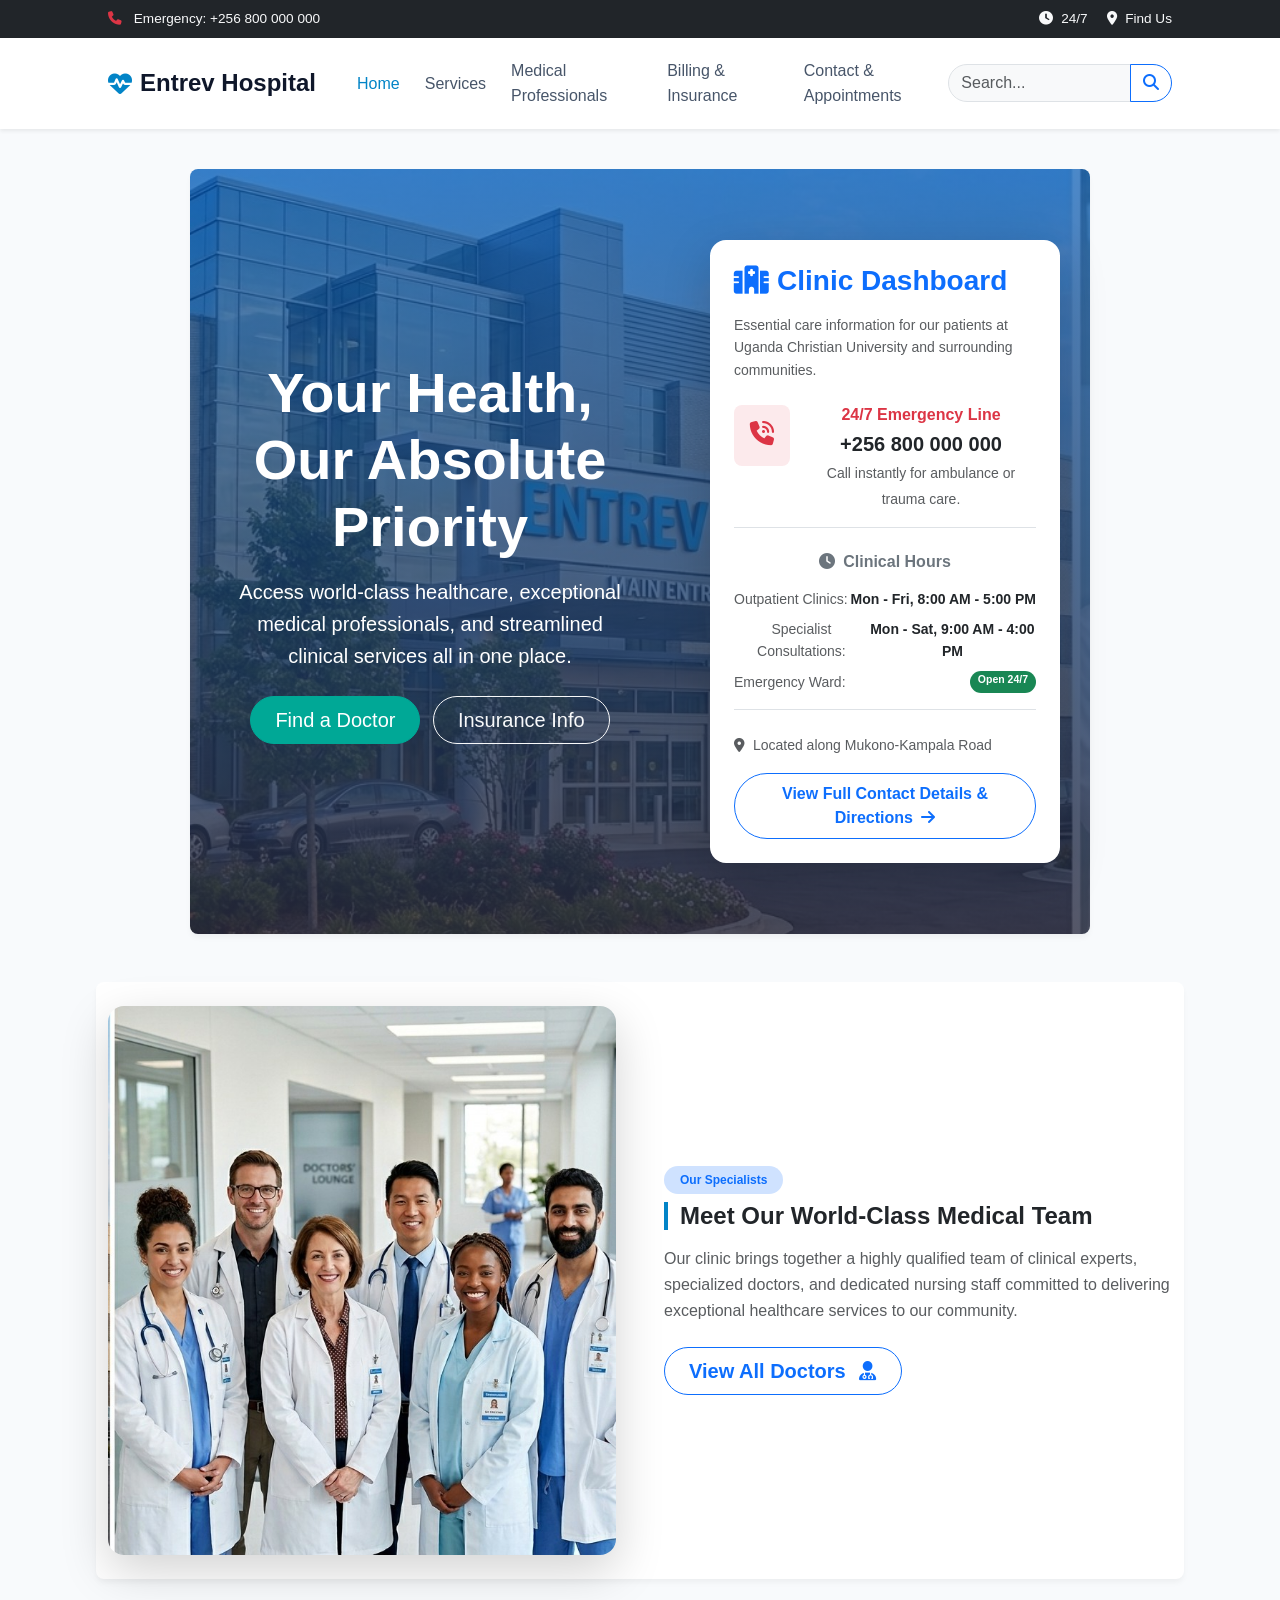
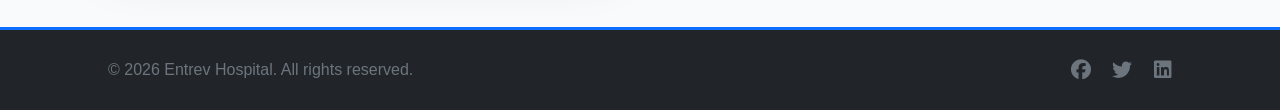
<file: index.html>
<!DOCTYPE html>
<html lang="en">
<head>
    <meta charset="UTF-8">
    <meta name="viewport" content="width=device-width, initial-scale=1.0">
    <title> Entrev Hospital | Home</title>
    <link href="https://cdn.jsdelivr.net/npm/bootstrap@5.3.3/dist/css/bootstrap.min.css" rel="stylesheet">
    <link rel="stylesheet" href="https://cdnjs.cloudflare.com/ajax/libs/font-awesome/6.4.0/css/all.min.css">
    <link rel="stylesheet" href="styles.css">
</head>
<body>

    <div class="top-toolbar bg-dark text-light py-2">
        <div class="container d-flex justify-content-between align-items-center fs-7">
            <span><i class="fa-solid fa-phone text-danger me-2"></i> Emergency: +256 800 000 000</span>
            <div>
                <span class="me-3"><i class="fa-solid fa-clock me-1"></i> 24/7</span>
                <a href="#" class="text-light text-decoration-none"><i class="fa-solid fa-location-dot me-1"></i> Find Us</a>
            </div>
        </div>
    </div>

    <nav class="navbar navbar-expand-lg navbar-light bg-white sticky-top shadow-sm">
        <div class="container">
            <a class="navbar-brand text-primary fw-bold d-flex align-items-center gap-2" href="index.html">
                <i class="fa-solid fa-heart-pulse"></i> Entrev Hospital
            </a>

            <button class="navbar-toggler" type="button" data-bs-toggle="collapse" data-bs-target="#mainNavbar" aria-controls="mainNavbar" aria-expanded="false" aria-label="Toggle navigation">
                <span class="navbar-toggler-icon"></span>
            </button>

            <div class="collapse navbar-collapse" id="mainNavbar">
               <nav class="d-flex align-items-center">
                    <a href="index.html" class="active">Home</a>
                    <a href="services.html">Services</a>
                    <a href="professionals.html">Medical Professionals</a>
                    <a href="billing.html">Billing & Insurance</a>
                    <a href="contact.html">Contact & Appointments</a>
                </nav>

                <form class="d-flex justify-content-center" action="search.html" method="GET">
                    <div class="input-group search-group">
                        <input type="text" class="form-control rounded-start-pill bg-light" placeholder="Search..." name="query">
                        <button class="btn btn-outline-primary rounded-end-pill" type="submit">
                            <i class="fa-solid fa-magnifying-glass"></i>
                        </button>
                    </div>
                </form>
            </div>
        </div>
    </nav>

    <section class="hero d-flex align-items-center text-center text-white">
        <div class="container text-center">
            <h1 class="display-4 fw-bold mb-3">Your Health, Our Absolute Priority</h1>
            <p class="lead mb-4 mx-auto" style="max-width: 700px;">Access world-class healthcare, exceptional medical professionals, and streamlined clinical services all in one place.</p>
            <div>
                <a href="professionals.html" class="btn btn-teal btn-lg me-2 rounded-pill px-4 text-white">Find a Doctor</a>
                <a href="billing.html" class="btn btn-outline-light btn-lg rounded-pill px-4">Insurance Info</a>
            </div>
        </div>
        <!-- Right Column: Quick Info Hub -->
<div class="col-lg-5 offset-lg-1">
    <div class="card bg-white text-dark p-4 rounded-4 shadow-lg border-0">
        <!-- Section Header -->
        <h3 class="fw-bold mb-3 text-primary text-center text-lg-start">
            <i class="fa-solid fa-hospital me-2"></i>Clinic Dashboard
        </h3>
        <p class="text-muted small mb-4 text-center text-lg-start">Essential care information for our patients at Uganda Christian University and surrounding communities.</p>
        
        <!-- 1. Emergency Helpline -->
        <div class="d-flex align-items-start mb-4 border-bottom pb-3">
            <div class="bg-danger bg-opacity-10 p-3 rounded-3 text-danger me-3">
                <i class="fa-solid fa-phone-volume fs-4"></i>
            </div>
            <div>
                <h6 class="fw-bold text-danger mb-1">24/7 Emergency Line</h6>
                <p class="mb-0 fw-bold fs-5 text-dark">+256 800 000 000</p>
                <small class="text-muted">Call instantly for ambulance or trauma care.</small>
            </div>
        </div>

        <!-- 2. Operational Hours Block -->
        <div class="mb-4 border-bottom pb-3">
            <h6 class="fw-bold text-secondary mb-3"><i class="fa-solid fa-clock me-2"></i>Clinical Hours</h6>
            <div class="d-flex justify-content-between small mb-2">
                <span class="text-muted">Outpatient Clinics:</span>
                <span class="fw-semibold text-dark">Mon - Fri, 8:00 AM - 5:00 PM</span>
            </div>
            <div class="d-flex justify-content-between small mb-2">
                <span class="text-muted">Specialist Consultations:</span>
                <span class="fw-semibold text-dark">Mon - Sat, 9:00 AM - 4:00 PM</span>
            </div>
            <div class="d-flex justify-content-between small">
                <span class="text-muted">Emergency Ward:</span>
                <span class="badge bg-success rounded-pill px-2">Open 24/7</span>
            </div>
        </div>

        <!-- 3. Direct Actions / Link to Teammate's Page -->
        <div class="text-center text-lg-start">
            <p class="small text-muted mb-3"><i class="fa-solid fa-location-dot me-1"></i> Located along Mukono-Kampala Road</p>
            <a href="contact.html" class="btn btn-outline-primary w-100 rounded-pill py-2 fw-semibold">
                View Full Contact Details & Directions <i class="fa-solid fa-arrow-right ms-1"></i>
            </a>
        </div>
    </div>
</div>
    </section>
    <section class="container my-5 py-4">
        <div class="row align-items-center g-5">
            
            <div class="col-lg-6">
                <img src="images/doctors.jpg" class="img-fluid rounded-4 shadow-lg" alt="Entrev Dedicated Medical Professionals">
            </div>
            
            <div class="col-lg-6 text-center text-lg-start">
                <span class="badge bg-primary-subtle text-primary mb-2 px-3 py-2 rounded-pill fw-semibold">Our Specialists</span>
                <h2 class="fw-bold text-dark mb-3">Meet Our World-Class Medical Team</h2>
                <p class="text-muted mb-4">
                    Our clinic brings together a highly qualified team of clinical experts, specialized doctors, and dedicated nursing staff committed to delivering exceptional healthcare services to our community.
                </p>
                <a href="professionals.html" class="btn btn-outline-primary btn-lg rounded-pill px-4 fw-semibold">
                    View All Doctors <i class="fa-solid fa-user-doctor ms-2"></i>
                </a>
            </div>

        </div>
    </section>
  

    <footer class="bg-dark text-secondary py-4 text-center border-top border-primary border-3">
        <div class="container d-flex flex-column flex-md-row justify-content-between align-items-center gap-3">
            <p class="mb-0">&copy; 2026 Entrev Hospital. All rights reserved.</p>
            <div class="fs-5">
                <a href="#" class="text-secondary me-3"><i class="fa-brands fa-facebook"></i></a>
                <a href="#" class="text-secondary me-3"><i class="fa-brands fa-twitter"></i></a>
                <a href="#" class="text-secondary"><i class="fa-brands fa-linkedin"></i></a>
            </div>
        </div>
    </footer>

    <script src="https://cdn.jsdelivr.net/npm/bootstrap@5.3.3/dist/js/bootstrap.bundle.min.js"></script>
</body>
</html>
</file>
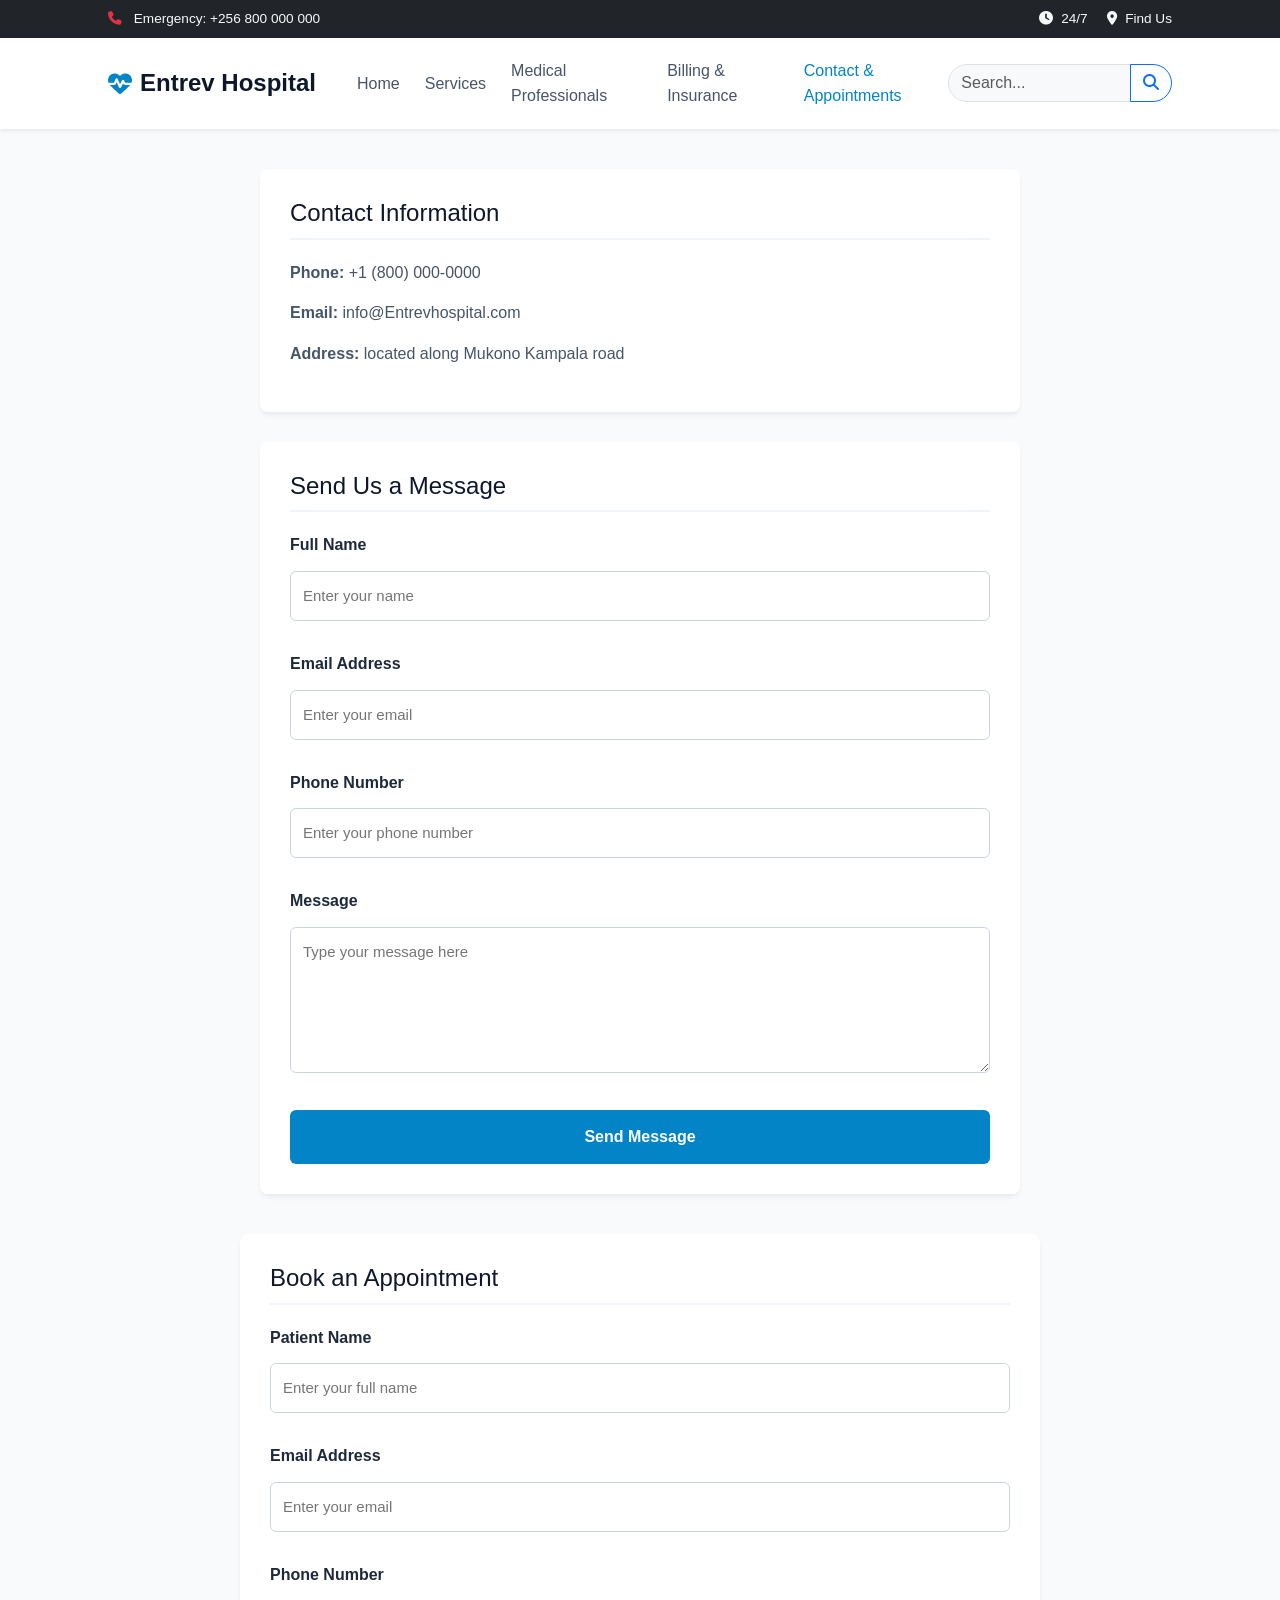
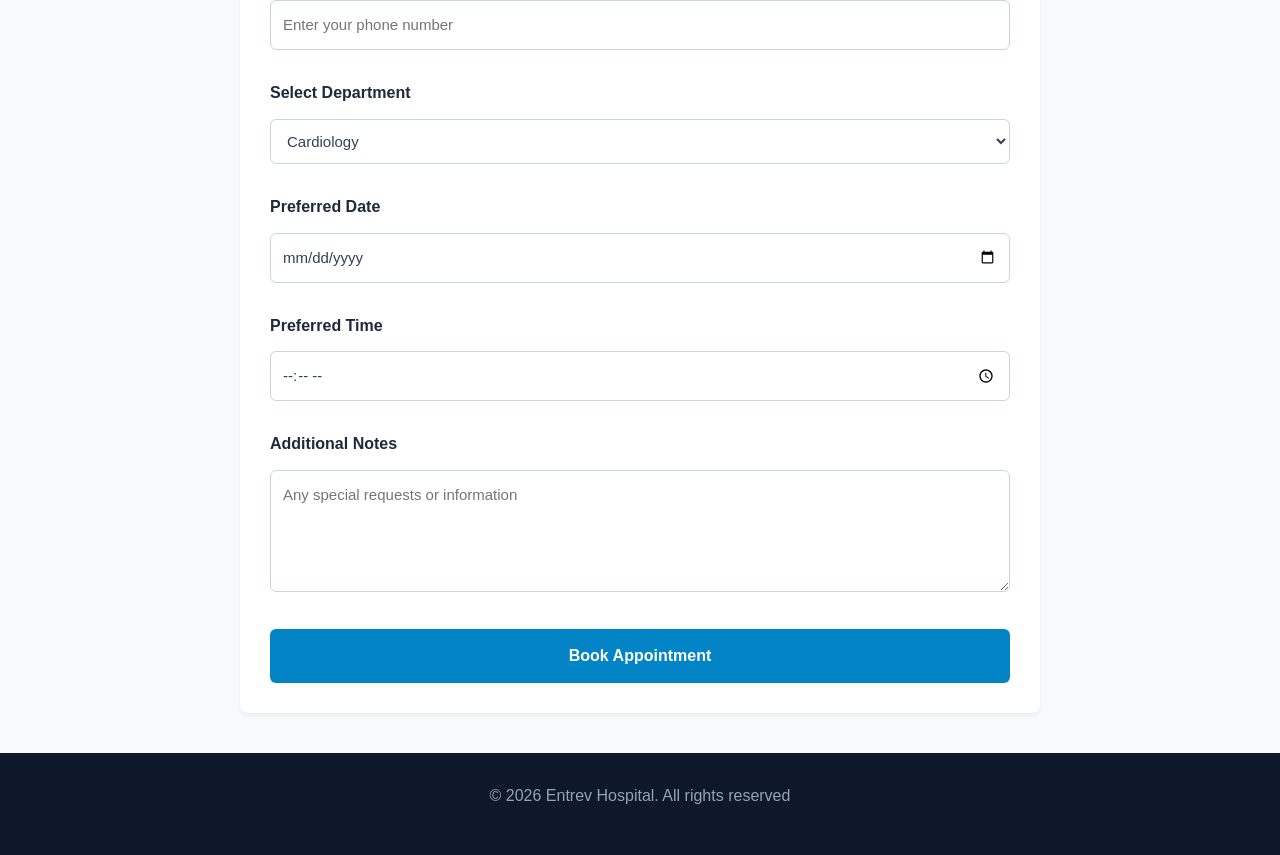
<file: contact.html>
<!DOCTYPE html>
<html>
<head>
 <title>Contact Us</title>
  <meta charset="UTF-8">
    <meta name="viewport" content="width=device-width, initial-scale=1.0">
    <title> Entrev Hospital | Contact Us</title>
    <link href="https://cdn.jsdelivr.net/npm/bootstrap@5.3.3/dist/css/bootstrap.min.css" rel="stylesheet">
    <link rel="stylesheet" href="https://cdnjs.cloudflare.com/ajax/libs/font-awesome/6.4.0/css/all.min.css">
    <link rel="stylesheet" href="styles.css">
</head>
<body>
<div class="top-toolbar bg-dark text-light py-2">
        <div class="container d-flex justify-content-between align-items-center fs-7">
            <span><i class="fa-solid fa-phone text-danger me-2"></i> Emergency: +256 800 000 000</span>
            <div>
                <span class="me-3"><i class="fa-solid fa-clock me-1"></i> 24/7</span>
                <a href="#" class="text-light text-decoration-none"><i class="fa-solid fa-location-dot me-1"></i> Find Us</a>
            </div>
        </div>
    </div> <nav class="navbar navbar-expand-lg navbar-light bg-white sticky-top shadow-sm">
        <div class="container">
            <a class="navbar-brand text-primary fw-bold d-flex align-items-center gap-2" href="index.html">
                <i class="fa-solid fa-heart-pulse"></i> Entrev Hospital
            </a>

            <button class="navbar-toggler" type="button" data-bs-toggle="collapse" data-bs-target="#mainNavbar" aria-controls="mainNavbar" aria-expanded="false" aria-label="Toggle navigation">
                <span class="navbar-toggler-icon"></span>
            </button>

            <div class="collapse navbar-collapse" id="mainNavbar">
               <nav class="d-flex align-items-center">
                    <a href="index.html" >Home</a>
                    <a href="services.html">Services</a>
                    <a href="professionals.html">Medical Professionals</a>
                    <a href="billing.html">Billing & Insurance</a>
                    <a href="contact.html"class="active">Contact & Appointments</a>
                </nav>

                <form class="d-flex justify-content-center" action="search.html" method="GET">
                    <div class="input-group search-group">
                        <input type="text" class="form-control rounded-start-pill bg-light" placeholder="Search..." name="query">
                        <button class="btn btn-outline-primary rounded-end-pill" type="submit">
                            <i class="fa-solid fa-magnifying-glass"></i>
                        </button>
                    </div>
                </form>
            </div>
        </div>
    </nav>
<div class="contact-container"><div class="contact-card">
          <h2>Contact Information</h2>
          <p><strong>Phone:</strong> +1 (800) 000-0000</p>
          <p><strong>Email:</strong> info@Entrevhospital.com</p>
          <p><strong>Address:</strong> located along Mukono Kampala road</p>
       </div>
<div class="form-container">
          <h2>Send Us a Message</h2>
   <form>
             <label>Full Name</label>
             <input type="text" placeholder="Enter your name">
 <label>Email Address</label>
             <input type="email" placeholder="Enter your email">
<label>Phone Number</label>
             <input type="tel" placeholder="Enter your phone number"> <label>Message</label>
             <textarea rows="5" placeholder="Type your message here"></textarea>
  <button type="submit">Send Message</button>
         </form>
       </div>
</div>
<div class="section-box">

            <h2>Book an Appointment</h2>

            <form>

                <label>Patient Name</label>

                <input type="text" placeholder="Enter your full name">

                <label>Email Address</label>

                <input type="email" placeholder="Enter your email">

                <label>Phone Number</label>

                <input type="tel" placeholder="Enter your phone number">

                <label>Select Department</label>

                <select>

                    <option>Cardiology</option>

                    <option>Neurology</option>

                    <option>Orthopedics</option>

                    <option>Pediatrics</option>

                    <option>Oncology</option>

                </select>

                <label>Preferred Date</label>

                <input type="date">

                <label>Preferred Time</label>

                <input type="time">

                <label>Additional Notes</label>

                <textarea rows="4" placeholder="Any special requests or information"></textarea>

                <button type="submit">Book Appointment</button>

            </form>

        </div>

    <footer>

       <p>&copy; 2026 Entrev Hospital. All rights reserved</p>
     
    </footer>

</body>
</html>
</file>
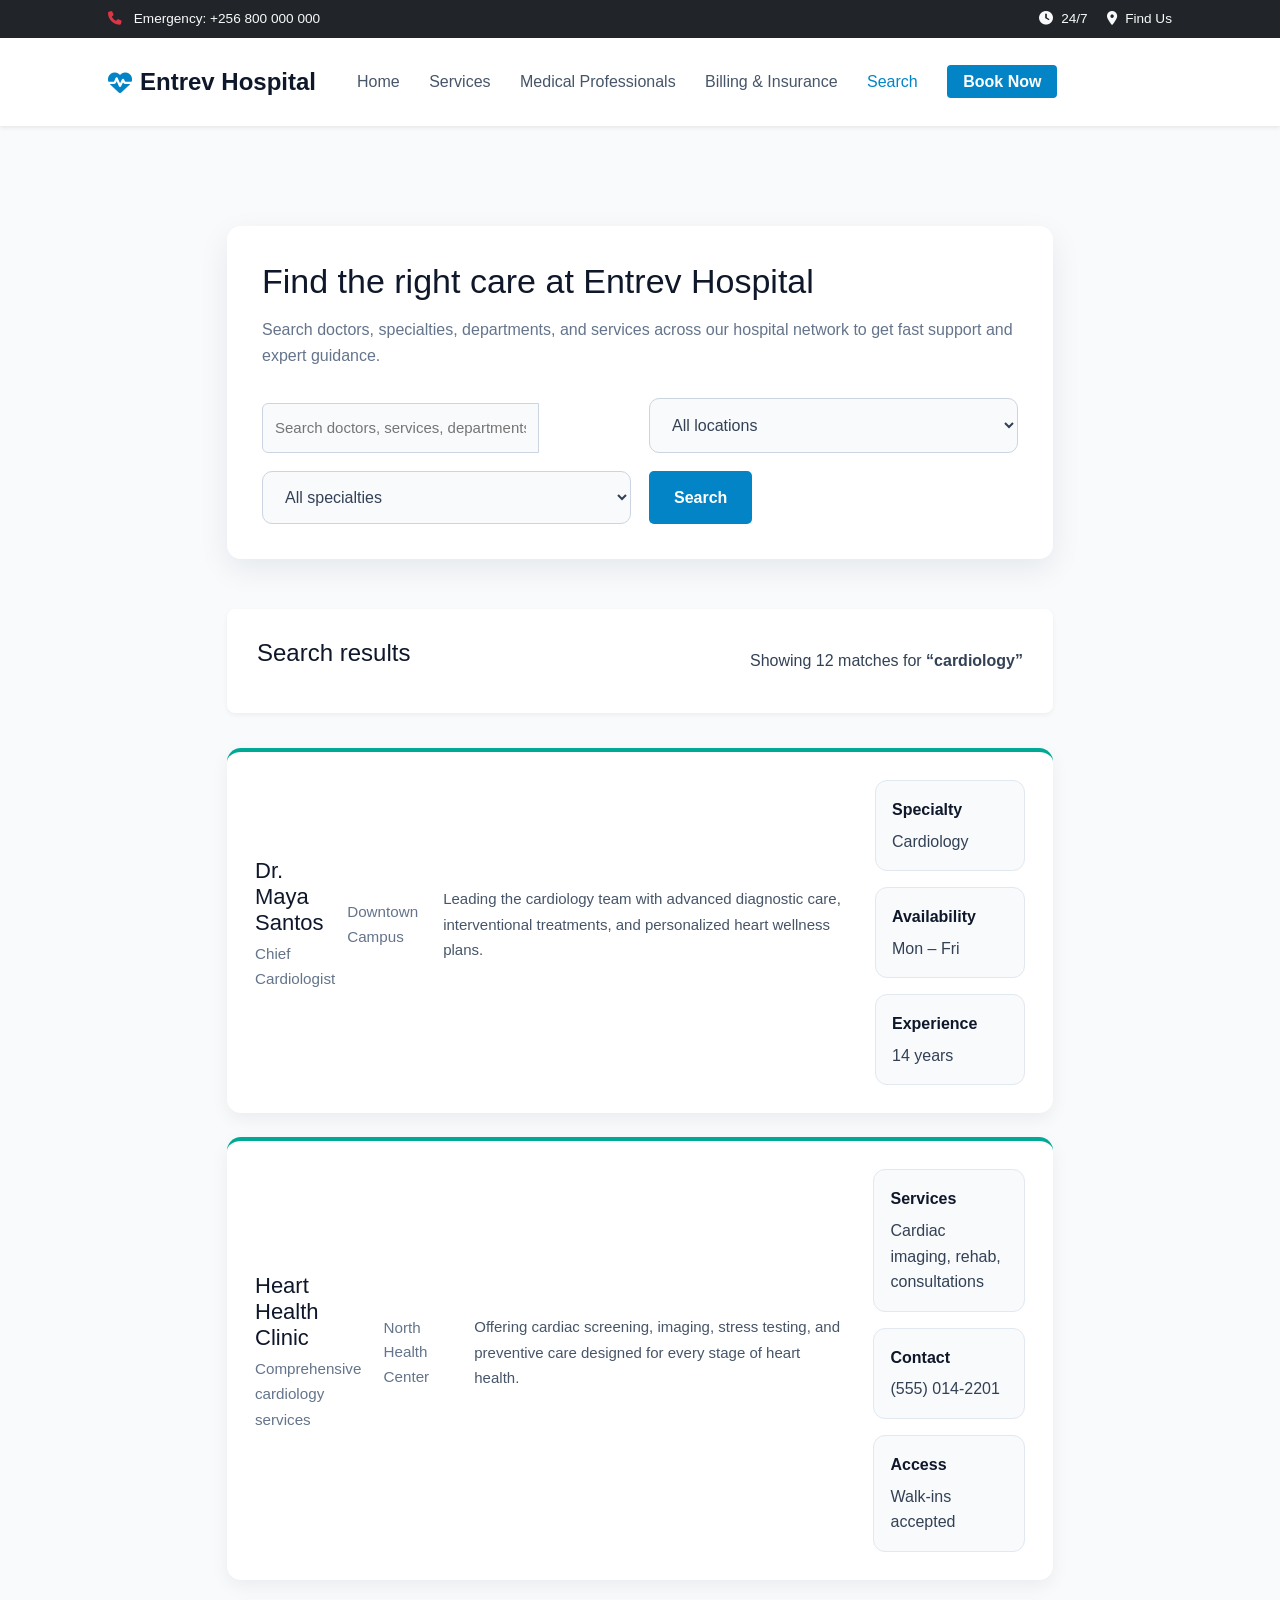
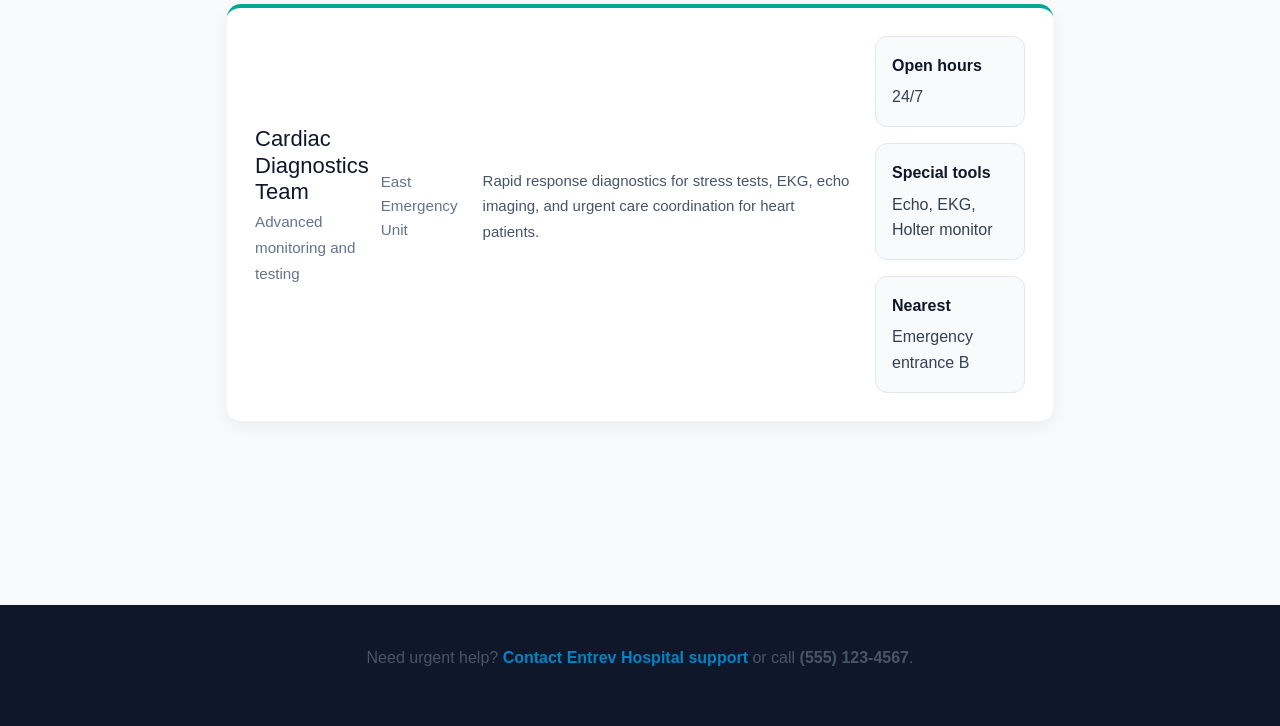
<file: search.html>
<!DOCTYPE html>
<html lang="en">
<head>
    <meta charset="UTF-8">
    <meta name="viewport" content="width=device-width, initial-scale=1.0">
    <title>Entrev Hospital | Search</title>
    <link href="https://cdn.jsdelivr.net/npm/bootstrap@5.3.3/dist/css/bootstrap.min.css" rel="stylesheet">
    <link rel="stylesheet" href="https://cdnjs.cloudflare.com/ajax/libs/font-awesome/6.4.0/css/all.min.css">
    <link rel="stylesheet" href="styles.css">
    </head>
<body>
       
     <div class="top-toolbar bg-dark text-light py-2">
        <div class="container d-flex justify-content-between align-items-center fs-7">
            <span><i class="fa-solid fa-phone text-danger me-2"></i> Emergency: +256 800 000 000</span>
            <div>
                <span class="me-3"><i class="fa-solid fa-clock me-1"></i> 24/7</span>
                <a href="#" class="text-light text-decoration-none"><i class="fa-solid fa-location-dot me-1"></i> Find Us</a>
            </div>
        </div>
     </div>

    <nav class="navbar navbar-expand-lg navbar-light bg-white sticky-top shadow-sm">
    <div class="container">
        <a class="navbar-brand text-primary fw-bold d-flex align-items-center gap-2" href="index.html">
            <i class="fa-solid fa-heart-pulse"></i> Entrev Hospital
            </a>
            
            <button class="navbar-toggler" type="button" data-bs-toggle="collapse" data-bs-target="#mainNavbar" aria-controls="mainNavbar" aria-expanded="false" aria-label="Toggle navigation">
                <span class="navbar-toggler-icon"></span>
            </button>

            <div class="collapse navbar-collapse" id="mainNavbar">
              <nav class="d-flex align-items-center">
            <nav>
                <a href="index.html">Home</a>
                <a href="services.html">Services</a>
                <a href="professionals.html">Medical Professionals</a>
                <a href="billing.html">Billing & Insurance</a>
                <a href="search.html" class="active">Search</a>
                <a href="contact.html" class="btn-nav">Book Now</a>
            </nav>
        </div>
      </nav>

    <main class="search-page">
        <div class="container">
            <section class="search-panel" id="search">
                <h1>Find the right care at Entrev Hospital</h1>
                <p>Search doctors, specialties, departments, and services across our hospital network to get fast support and expert guidance.</p>
                <form>
                    <div class="search-grid">
                        <input type="text" placeholder="Search doctors, services, departments" aria-label="Search query">
                        <select aria-label="Location">
                            <option selected>All locations</option>
                            <option>Downtown Campus</option>
                            <option>North Health Center</option>
                            <option>East Emergency Unit</option>
                        </select>
                    </div>
                    <div class="search-grid">
                        <select aria-label="Specialty">
                            <option selected>All specialties</option>
                            <option>Cardiology</option>
                            <option>Neurology</option>
                            <option>Pediatrics</option>
                            <option>Oncology</option>
                            <option>Eye Care</option>
                            <option>Orthopedics</option>
                        </select>
                        <button type="submit">Search</button>
                    </div>
                </form>
            </section>

            <section class="results-summary">
                <h2>Search results</h2>
                <span>Showing 12 matches for <strong>“cardiology”</strong></span>
            </section>

            <article class="result-card">
                <div class="result-header">
                    <div>
                        <h3>Dr. Maya Santos</h3>
                        <span>Chief Cardiologist</span>
                    </div>
                    <span>Downtown Campus</span>
                </div>
                <p>Leading the cardiology team with advanced diagnostic care, interventional treatments, and personalized heart wellness plans.</p>
                <div class="result-meta">
                    <div>
                        <strong>Specialty</strong>
                        Cardiology
                    </div>
                    <div>
                        <strong>Availability</strong>
                        Mon – Fri
                    </div>
                    <div>
                        <strong>Experience</strong>
                        14 years
                    </div>
                </div>
            </article>

            <article class="result-card">
                <div class="result-header">
                    <div>
                        <h3>Heart Health Clinic</h3>
                        <span>Comprehensive cardiology services</span>
                    </div>
                    <span>North Health Center</span>
                </div>
                <p>Offering cardiac screening, imaging, stress testing, and preventive care designed for every stage of heart health.</p>
                <div class="result-meta">
                    <div>
                        <strong>Services</strong>
                        Cardiac imaging, rehab, consultations
                    </div>
                    <div>
                        <strong>Contact</strong>
                        (555) 014-2201
                    </div>
                    <div>
                        <strong>Access</strong>
                        Walk-ins accepted
                    </div>
                </div>
            </article>

            <article class="result-card">
                <div class="result-header">
                    <div>
                        <h3>Cardiac Diagnostics Team</h3>
                        <span>Advanced monitoring and testing</span>
                    </div>
                    <span>East Emergency Unit</span>
                </div>
                <p>Rapid response diagnostics for stress tests, EKG, echo imaging, and urgent care coordination for heart patients.</p>
                <div class="result-meta">
                    <div>
                        <strong>Open hours</strong>
                        24/7
                    </div>
                    <div>
                        <strong>Special tools</strong>
                        Echo, EKG, Holter monitor
                    </div>
                    <div>
                        <strong>Nearest</strong>
                        Emergency entrance B
                    </div>
                </div>
            </article>
        </div>
    </main>

    <footer class="search-footer" id="contact">
        <div class="container">
            <p>Need urgent help? <a href="#">Contact Entrev Hospital support</a> or call <strong>(555) 123-4567</strong>.</p>
        </div>
    </footer>
</body>
</html>
</file>
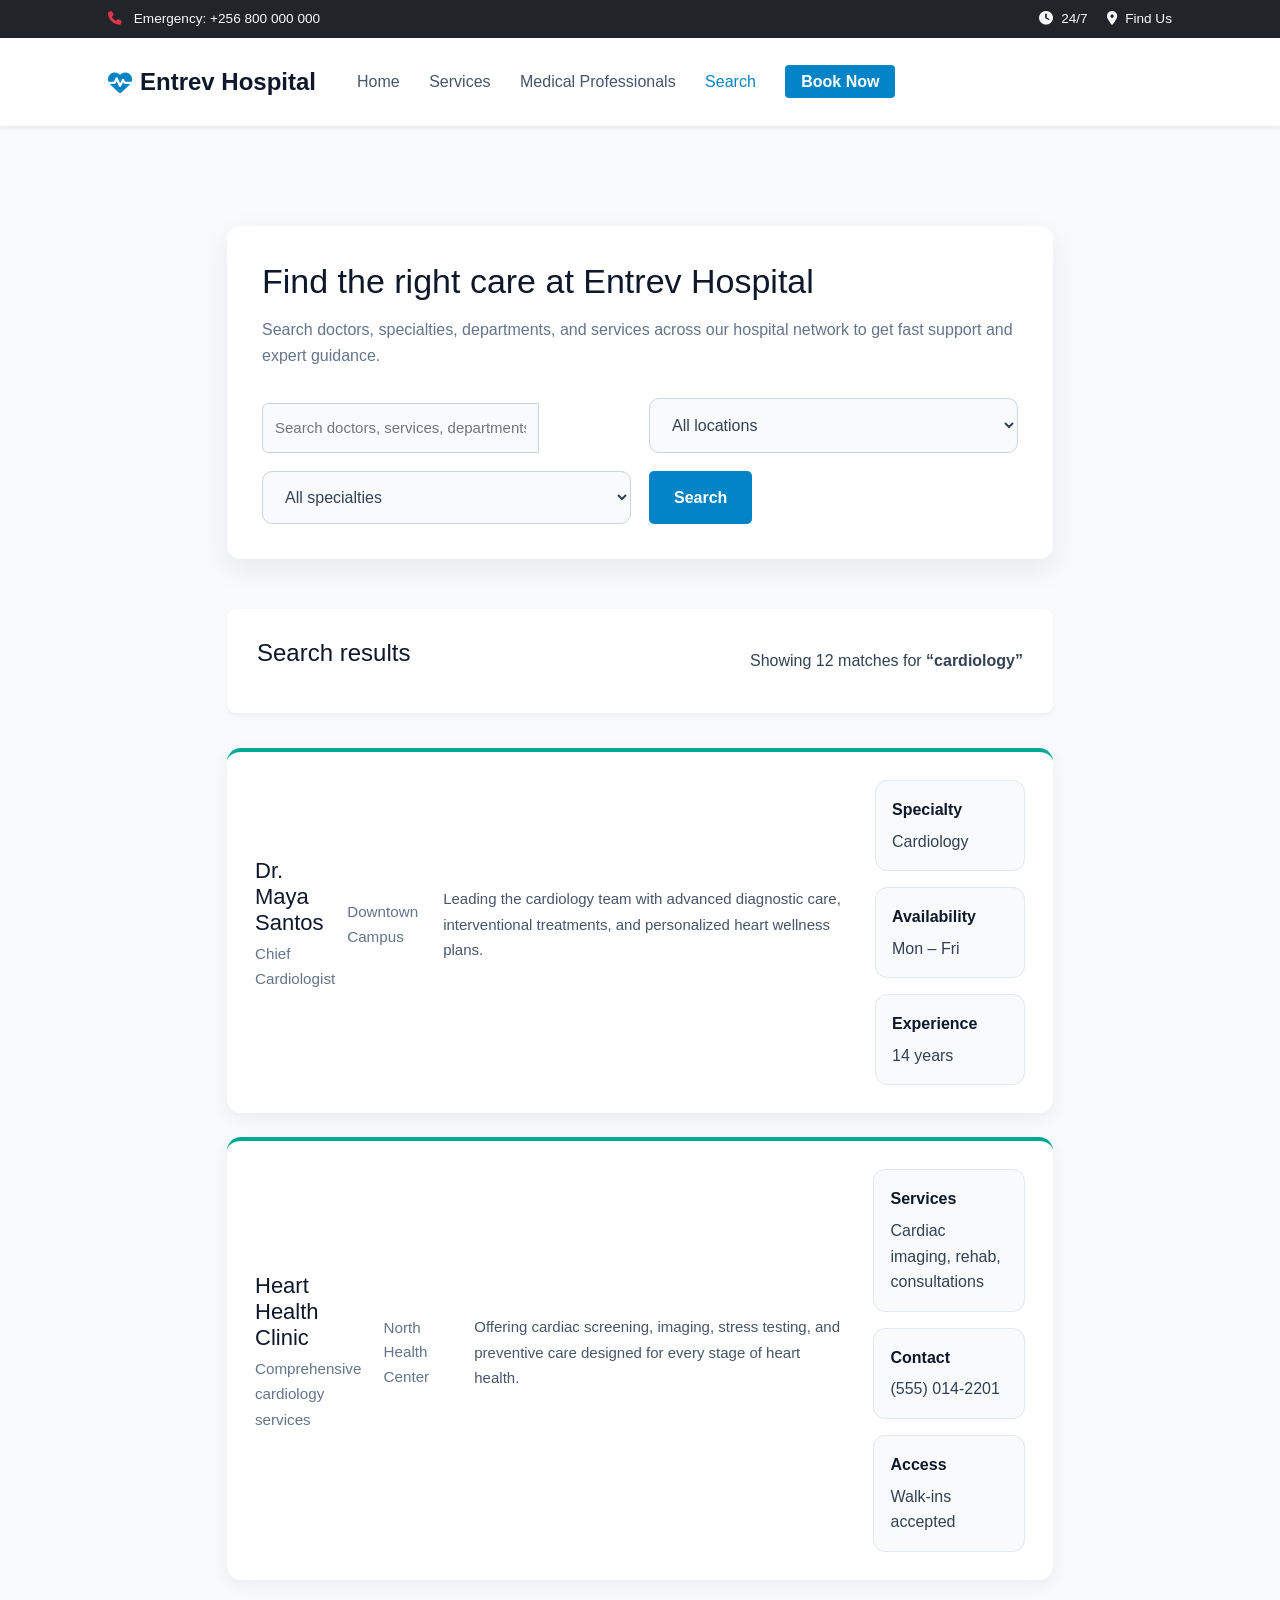
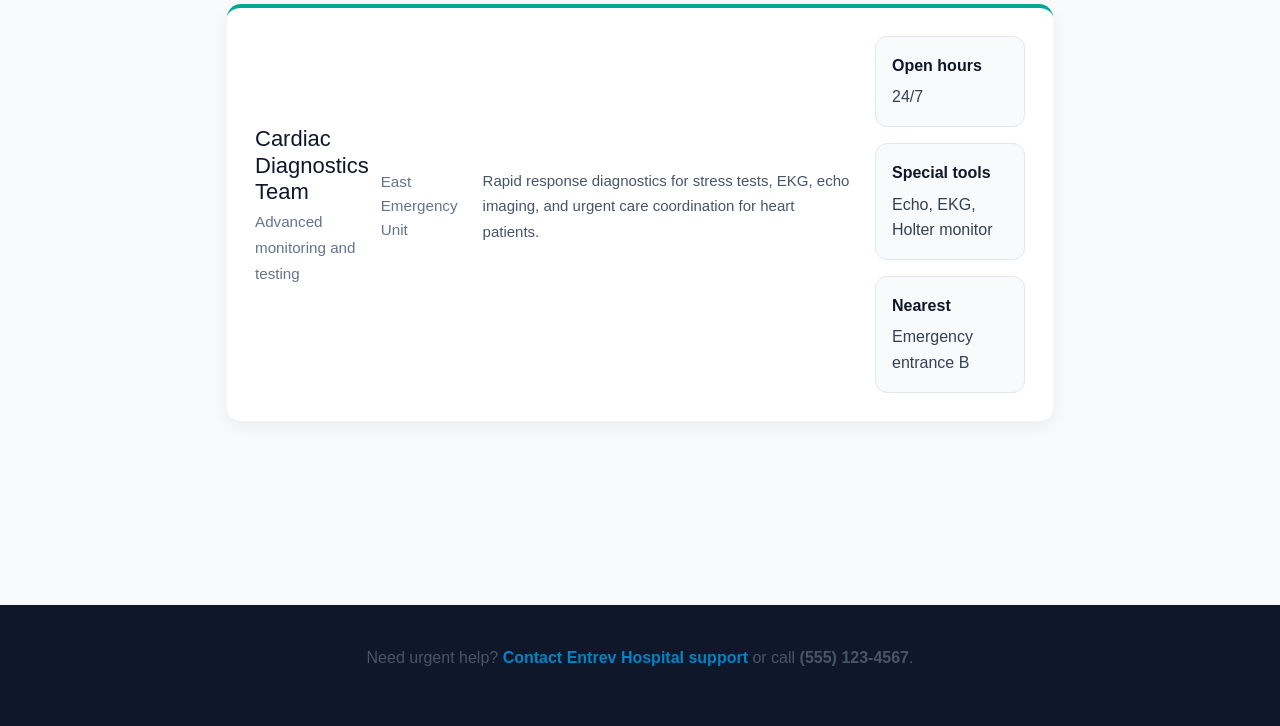
<file: search.html.html>
<!DOCTYPE html>
<html lang="en">
<head>
    <meta charset="UTF-8">
    <meta name="viewport" content="width=device-width, initial-scale=1.0">
    <title>Entrev Hospital | Search</title>
    <link href="https://cdn.jsdelivr.net/npm/bootstrap@5.3.3/dist/css/bootstrap.min.css" rel="stylesheet">
    <link rel="stylesheet" href="https://cdnjs.cloudflare.com/ajax/libs/font-awesome/6.4.0/css/all.min.css">
    <link rel="stylesheet" href="styles.css">
    </head>
<body>
       
     <div class="top-toolbar bg-dark text-light py-2">
        <div class="container d-flex justify-content-between align-items-center fs-7">
            <span><i class="fa-solid fa-phone text-danger me-2"></i> Emergency: +256 800 000 000</span>
            <div>
                <span class="me-3"><i class="fa-solid fa-clock me-1"></i> 24/7</span>
                <a href="#" class="text-light text-decoration-none"><i class="fa-solid fa-location-dot me-1"></i> Find Us</a>
            </div>
        </div>
     </div>

    <nav class="navbar navbar-expand-lg navbar-light bg-white sticky-top shadow-sm">
    <div class="container">
        <a class="navbar-brand text-primary fw-bold d-flex align-items-center gap-2" href="index.html">
            <i class="fa-solid fa-heart-pulse"></i> Entrev Hospital
            </a>
            
            <button class="navbar-toggler" type="button" data-bs-toggle="collapse" data-bs-target="#mainNavbar" aria-controls="mainNavbar" aria-expanded="false" aria-label="Toggle navigation">
                <span class="navbar-toggler-icon"></span>
            </button>

            <div class="collapse navbar-collapse" id="mainNavbar">
              <nav class="d-flex align-items-center">
            <nav>
                <a href="index.html">Home</a>
                <a href="services.html">Services</a>
                <a href="professionals.html">Medical Professionals</a>
                <a href="search.html" class="active">Search</a>
                <a href="contact.html" class="btn-nav">Book Now</a>
            </nav>
        </div>
      </nav>

    <main class="search-page">
        <div class="container">
            <section class="search-panel" id="search">
                <h1>Find the right care at Entrev Hospital</h1>
                <p>Search doctors, specialties, departments, and services across our hospital network to get fast support and expert guidance.</p>
                <form>
                    <div class="search-grid">
                        <input type="text" placeholder="Search doctors, services, departments" aria-label="Search query">
                        <select aria-label="Location">
                            <option selected>All locations</option>
                            <option>Downtown Campus</option>
                            <option>North Health Center</option>
                            <option>East Emergency Unit</option>
                        </select>
                    </div>
                    <div class="search-grid">
                        <select aria-label="Specialty">
                            <option selected>All specialties</option>
                            <option>Cardiology</option>
                            <option>Neurology</option>
                            <option>Pediatrics</option>
                            <option>Oncology</option>
                            <option>Eye Care</option>
                            <option>Orthopedics</option>
                        </select>
                        <button type="submit">Search</button>
                    </div>
                </form>
            </section>

            <section class="results-summary">
                <h2>Search results</h2>
                <span>Showing 12 matches for <strong>“cardiology”</strong></span>
            </section>

            <article class="result-card">
                <div class="result-header">
                    <div>
                        <h3>Dr. Maya Santos</h3>
                        <span>Chief Cardiologist</span>
                    </div>
                    <span>Downtown Campus</span>
                </div>
                <p>Leading the cardiology team with advanced diagnostic care, interventional treatments, and personalized heart wellness plans.</p>
                <div class="result-meta">
                    <div>
                        <strong>Specialty</strong>
                        Cardiology
                    </div>
                    <div>
                        <strong>Availability</strong>
                        Mon – Fri
                    </div>
                    <div>
                        <strong>Experience</strong>
                        14 years
                    </div>
                </div>
            </article>

            <article class="result-card">
                <div class="result-header">
                    <div>
                        <h3>Heart Health Clinic</h3>
                        <span>Comprehensive cardiology services</span>
                    </div>
                    <span>North Health Center</span>
                </div>
                <p>Offering cardiac screening, imaging, stress testing, and preventive care designed for every stage of heart health.</p>
                <div class="result-meta">
                    <div>
                        <strong>Services</strong>
                        Cardiac imaging, rehab, consultations
                    </div>
                    <div>
                        <strong>Contact</strong>
                        (555) 014-2201
                    </div>
                    <div>
                        <strong>Access</strong>
                        Walk-ins accepted
                    </div>
                </div>
            </article>

            <article class="result-card">
                <div class="result-header">
                    <div>
                        <h3>Cardiac Diagnostics Team</h3>
                        <span>Advanced monitoring and testing</span>
                    </div>
                    <span>East Emergency Unit</span>
                </div>
                <p>Rapid response diagnostics for stress tests, EKG, echo imaging, and urgent care coordination for heart patients.</p>
                <div class="result-meta">
                    <div>
                        <strong>Open hours</strong>
                        24/7
                    </div>
                    <div>
                        <strong>Special tools</strong>
                        Echo, EKG, Holter monitor
                    </div>
                    <div>
                        <strong>Nearest</strong>
                        Emergency entrance B
                    </div>
                </div>
            </article>
        </div>
    </main>

    <footer class="search-footer" id="contact">
        <div class="container">
            <p>Need urgent help? <a href="#">Contact Entrev Hospital support</a> or call <strong>(555) 123-4567</strong>.</p>
        </div>
    </footer>
</body>
</html>
</file>
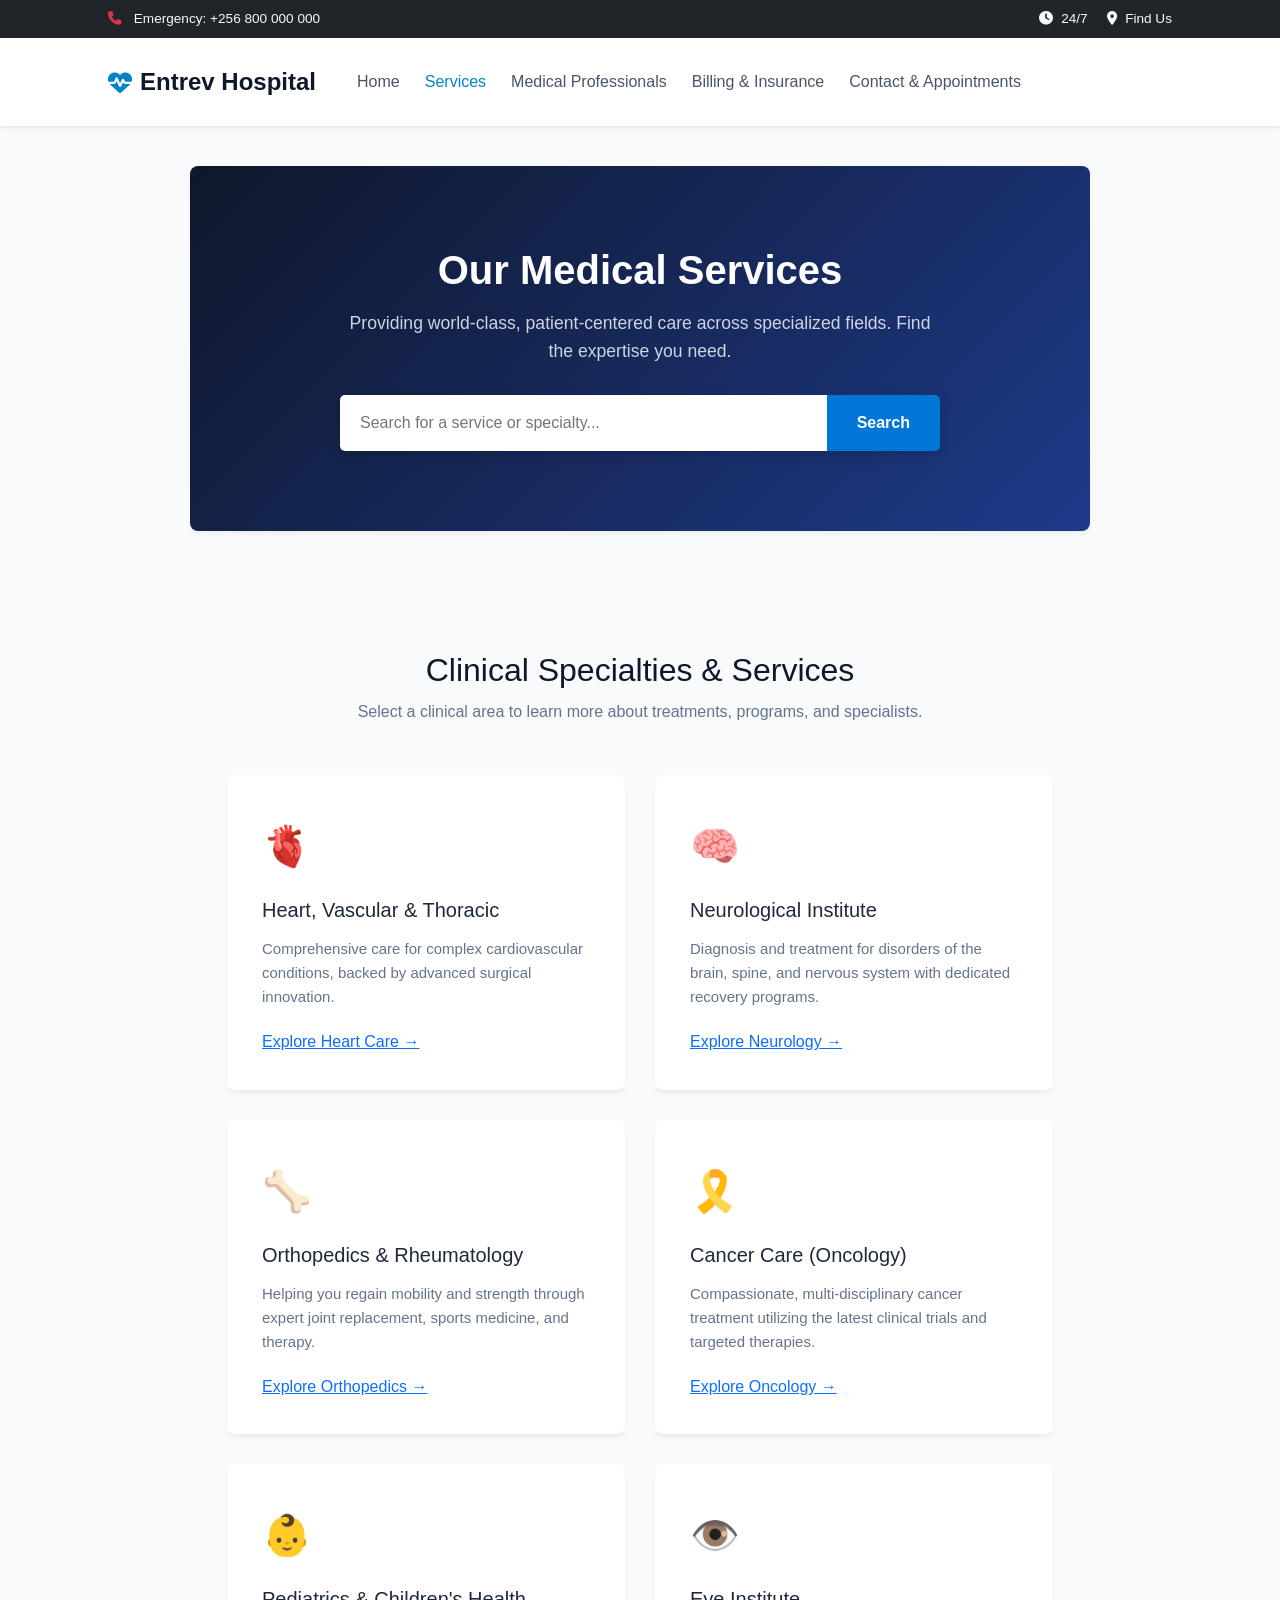
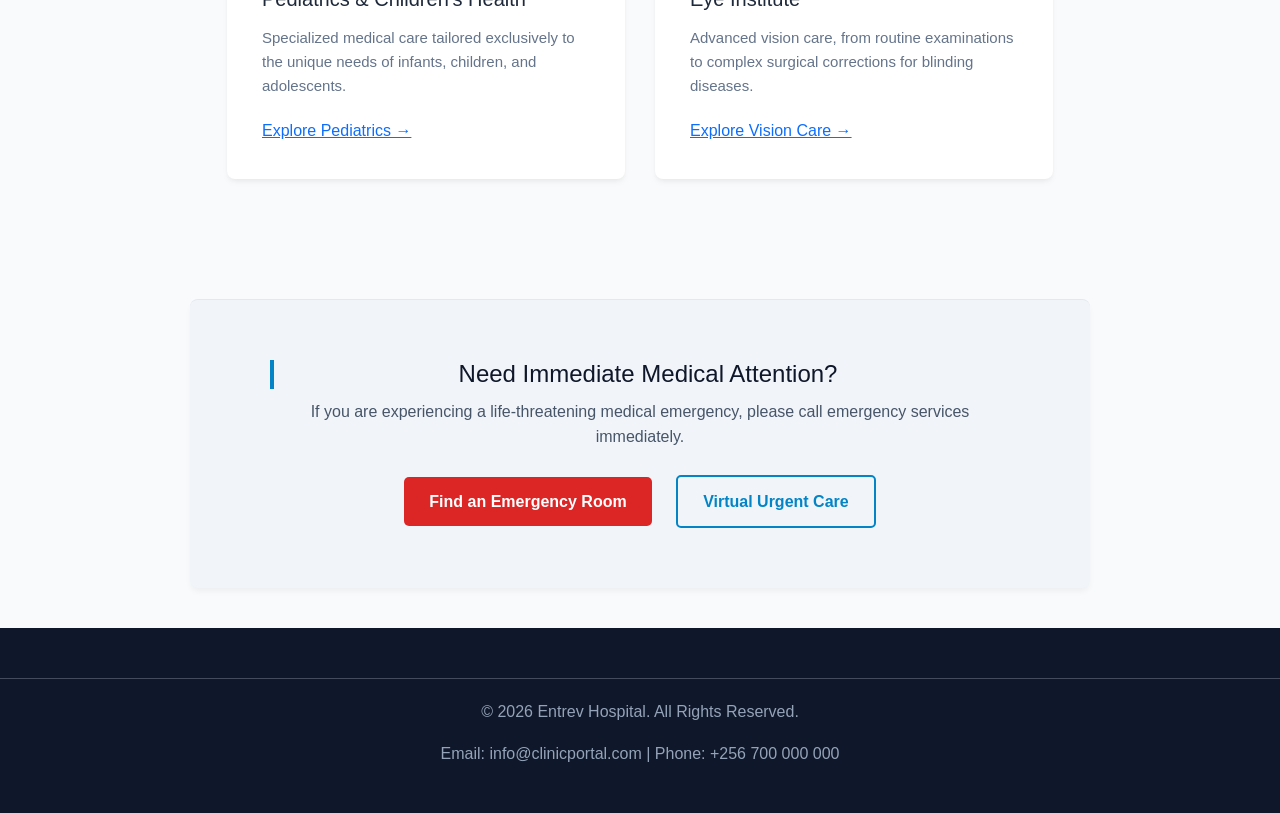
<file: services.html>
<!DOCTYPE html>
<html lang="en">
<head>
    <meta charset="UTF-8">
    <meta name="viewport" content="width=device-width, initial-scale=1.0">
    <title>Medical Services | Entrev Hospital</title>
    <link href="https://cdn.jsdelivr.net/npm/bootstrap@5.3.0/dist/css/bootstrap.min.css" rel="stylesheet">
    <link rel="stylesheet" href="https://cdnjs.cloudflare.com/ajax/libs/font-awesome/6.4.0/css/all.min.css">
    <link rel="stylesheet" href="styles.css">
</head>
<body>
    
<div class="top-toolbar bg-dark text-light py-2">
        <div class="container d-flex justify-content-between align-items-center fs-7">
            <span><i class="fa-solid fa-phone text-danger me-2"></i> Emergency: +256 800 000 000</span>
            <div>
                <span class="me-3"><i class="fa-solid fa-clock me-1"></i> 24/7</span>
                <a href="#" class="text-light text-decoration-none"><i class="fa-solid fa-location-dot me-1"></i> Find Us</a>
            </div>
        </div>
    </div>
    <nav class="navbar navbar-expand-lg navbar-light bg-white sticky-top shadow-sm">
    <div class="container">
        <a class="navbar-brand text-primary fw-bold d-flex align-items-center gap-2" href="index.html">
            <i class="fa-solid fa-heart-pulse"></i> Entrev Hospital
            </a>
            
            <button class="navbar-toggler" type="button" data-bs-toggle="collapse" data-bs-target="#mainNavbar" aria-controls="mainNavbar" aria-expanded="false" aria-label="Toggle navigation">
                <span class="navbar-toggler-icon"></span>
            </button>

            <div class="collapse navbar-collapse" id="mainNavbar">
              <nav class="d-flex align-items-center">
                    <a href="index.html">Home</a>
                    <a href="services.html" class="active">Services</a>
                    <a href="professionals.html">Medical Professionals</a>
                    <a href="billing.html">Billing & Insurance</a>
                    <a href="contact.html">Contact & Appointments</a>
                </nav>
             </div>
          </div>
      </nav>
   
    <section class="services-hero">
        <div class="container">
            <h1>Our Medical Services</h1>
            <p>Providing world-class, patient-centered care across specialized fields. Find the expertise you need.</p>
            <div class="search-bar">
                <input type="text" id="searchInput" placeholder="Search for a service or specialty...">
                <button type="button" id="searchBtn">Search</button>
            </div>
        </div>
    </section>

    <main class="services-section">
        <div class="container">
            <h2 class="section-title">Clinical Specialties & Services</h2>
            <p class="section-subtitle">Select a clinical area to learn more about treatments, programs, and specialists.</p>
            
            <div class="services-grid">
                <div class="service-card">
                    <div class="service-icon">🫀</div>
                    <h3>Heart, Vascular & Thoracic</h3>
                    <p>Comprehensive care for complex cardiovascular conditions, backed by advanced surgical innovation.</p>
                    <a href="cardiovascular.html"class="service-link">Explore Heart Care &rarr;</a>
                </div>

                <div class="service-card">
                    <div class="service-icon">🧠</div>
                    <h3>Neurological Institute</h3>
                    <p>Diagnosis and treatment for disorders of the brain, spine, and nervous system with dedicated recovery programs.</p>
                    <a href="neurology.html" class="service-link">Explore Neurology &rarr;</a>
                </div>

                <div class="service-card">
                    <div class="service-icon">🦴</div>
                    <h3> Orthopedics & Rheumatology</h3>
                    <p>Helping you regain mobility and strength through expert joint replacement, sports medicine, and therapy.</p>
                    <a href="orthopedics.html" class="service-link">Explore Orthopedics &rarr;</a>
                </div>

                <div class="service-card">
                    <div class="service-icon">🎗️</div>
                    <h3>Cancer Care (Oncology)</h3>
                    <p>Compassionate, multi-disciplinary cancer treatment utilizing the latest clinical trials and targeted therapies.</p>
                    <a href="oncology.html" class="service-link">Explore Oncology &rarr;</a>
                </div>

                <div class="service-card">
                    <div class="service-icon">👶</div>
                    <h3>Pediatrics & Children's Health</h3>
                    <p>Specialized medical care tailored exclusively to the unique needs of infants, children, and adolescents.</p>
                    <a href="pediatrics.html" class="service-link">Explore Pediatrics &rarr;</a>
                </div>

                <div class="service-card">
                    <div class="service-icon">👁️</div>
                    <h3>Eye Institute</h3>
                    <p>Advanced vision care, from routine examinations to complex surgical corrections for blinding diseases.</p>
                    <a href="eye-care.html" class="service-link">Explore Vision Care &rarr;</a>
                </div>
            </div>
        </div>
    </main>

    <section class="cta-banner">
        <div class="container">
            <h2>Need Immediate Medical Attention?</h2>
            <p>If you are experiencing a life-threatening medical emergency, please call emergency services immediately.</p>
            <div class="cta-buttons">
                <a href="#" class="btn-primary">Find an Emergency Room</a>
                <a href="#" class="btn-secondary">Virtual Urgent Care</a>
            </div>
        </div>
    </section>

    <footer>
        <hr>
        <p>&copy; 2026 Entrev Hospital. All Rights Reserved.</p>
        <p>Email: info@clinicportal.com | Phone: +256 700 000 000</p>
    </footer>
</body>
</body>
</html>
</file>
<file: styles.css>
/* ==========================================================================
   1. GLOBAL STYLES & CORE VARIABLES (Shared Across All Pages)
   ========================================================================== */
:root {
    --secondary-teal: #00a896;
    --primary-blue: #0284c7;
    --dark-slate: #0f172a;
    --text-muted: #64748b;
    --border-color: #cbd5e1;
}

* {
    margin: 0;
    padding: 0;
    box-sizing: border-box; /* Ensures padding stays inside element widths globally */
    font-family: 'Segoe UI', Tahoma, Geneva, Verdana, sans-serif;
}

body {
    background-color: #f8fafc;
    color: #334155;
    line-height: 1.6;
}

.container {
    width: 85%;
    max-width: 1200px;
    margin: 0 auto;
}

.fs-7 {
    font-size: 0.85rem;
}

/* Custom Teal Button style since Bootstrap doesn't have teal built-in */
.btn-teal {
    background-color: var(--secondary-teal);
    border-color: var(--secondary-teal);
}
.btn-teal:hover {
    background-color: #008f80;
    border-color: #008f80;
}


/* ==========================================================================
   2. HOME PAGE HERO & LAYOUTS 
   ========================================================================== */
.hero {
    background: linear-gradient(rgba(0, 86, 179, 0.7), rgba(43, 45, 66, 0.8)),
                url('images/Entrev hospital.jpg') no-repeat center center/cover;
    min-height: 85vh; 
    display: flex;
    align-items: center;
}



/* Stylized default anchor buttons inside hero sections */
.hero .button {
    display: inline-block;
    background-color: var(--primary-blue);
    color: #ffffff;
    text-decoration: none;
    padding: 12px 30px;
    border-radius: 5px;
    font-weight: 600;
    transition: background 0.3s;
}

.hero .button:hover {
    background-color: #0369a1;
}

/* Cap width of the search element on wider screens */
.search-group {
    max-width: 250px;
}


/* ==========================================================================
   3. NAVIGATION BAR (Bootstrap Utility & Grid Compatible)
   ========================================================================== */
.navbar {
    background-color: #ffffff;
    box-shadow: 0 2px 10px rgba(0, 0, 0, 0.05);
    padding: 20px 0;
    position: sticky;
    top: 0;
    z-index: 100;
}

.navbar .container {
    display: flex;
    justify-content: space-between;
    align-items: center;
}

/* Standard custom Logo Styling */
.logo {
    font-size: 24px;
    font-weight: 700;
    color: var(--dark-slate);
}

.logo span {
    color: var(--primary-blue); 
}

/* Overrides Bootstrap's default brand link color to match your palette */
.navbar-brand.text-primary {
    color: var(--dark-slate) !important; 
    font-size: 24px;
    font-weight: 700;
    text-decoration: none !important;
}

/* Specific highlight rule for brand anchor tags */
.navbar-brand span {
    color: var(--primary-blue); 
}

/* Styles the Font Awesome heart-pulse icon color explicitly */
.navbar-brand .fa-heart-pulse {
    color: var(--primary-blue); 
}

/* Navigation Links across the navbar header */
.navbar nav a {
    text-decoration: none !important;
    color: #475569 !important;
    margin-left: 25px;
    font-weight: 500;
    transition: color 0.3s ease;
}

/* Hover and Active Link States */
.navbar nav a:hover, 
.navbar nav a.active {
    color: var(--primary-blue) !important; 
    text-decoration: none !important;
}

/* Request Appointment Nav Button styling tweaks */
.navbar nav .btn-nav {
    background-color: var(--primary-blue);
    color: #ffffff !important;
    padding: 8px 16px;
    border-radius: 4px;
    font-weight: 600;
    text-decoration: none;
    transition: background 0.3s;
}

.navbar nav .btn-nav:hover {
    background-color: #0369a1; 
    color: #ffffff !important;
}


/* ==========================================================================
   4. SERVICES & MEDICAL PROFESSIONALS HERO SECTION
   ========================================================================== */
.services-hero {
    background: linear-gradient(135deg, #0f172a 0%, #1e3a8a 100%);
    color: #ffffff;
    padding: 80px 0;
    text-align: center;
}

.services-hero h1 {
    font-size: 42px;
    margin-bottom: 15px;
}

.services-hero p {
    font-size: 18px;
    color: #e2e8f0;
    max-width: 600px;
    margin: 0 auto 30px auto;
}

 Hero Section Layout Base */
.services-hero {
    background-color: #0a2540; /* Dark deep blue like Cleveland Clinic */
    color: #ffffff;
    padding: 60px 0;
    text-align: center;
}

.services-hero h1 {
    font-size: 2.5rem;
    font-weight: 700;
    margin-bottom: 15px;
}

.services-hero p {
    font-size: 1.1rem;
    max-width: 600px;
    margin: 0 auto 30px auto;
    opacity: 0.9;
}

/* Flexbox wrapper to keep input field and button beautifully inline */
.search-bar {
    display: flex;
    max-width: 600px;
    margin: 0 auto;
    box-shadow: 0 4px 12px rgba(0,0,0,0.15);
    border-radius: 5px;
    overflow: hidden; /* Ensures borders wrap nicely */
}

.search-bar input {
    flex: 1;
    padding: 15px 20px;
    border: none;
    font-size: 1rem;
    outline: none;
}

.search-bar button {
    background-color: #0076d6; /* Prominent clinical button color */
    color: white;
    border: none;
    padding: 0 30px;
    font-weight: 600;
    cursor: pointer;
    transition: background-color 0.2s ease;
}

.search-bar button:hover {
    background-color: #00569d;
}
     

/* ==========================================================================
   5. SPECIALTIES & DIRECTORY CARD LAYOUTS
   ========================================================================== */
.services-section {
    padding: 80px 0;
}

.section-title {
    text-align: center;
    font-size: 32px;
    color: var(--dark-slate);
    margin-bottom: 10px;
}

.section-subtitle {
    text-align: center;
    color: var(--text-muted);
    margin-bottom: 50px;
}

.services-grid {
    display: grid;
    grid-template-columns: repeat(auto-fit, minmax(320px, 1fr));
    gap: 30px;
}

.service-card {
    background-color: #ffffff;
    padding: 35px;
    border-radius: 8px;
    box-shadow: 0 4px 6px -1px rgba(0, 0, 0, 0.05), 0 2px 4px -1px rgba(0, 0, 0, 0.03);
    border-top: 4px solid transparent;
    transition: all 0.3s ease;
}

.service-card:hover {
    transform: translateY(-5px);
    border-top: 4px solid var(--primary-blue);
    box-shadow: 0 10px 15px -3px rgba(0, 0, 0, 0.1);
}

.service-icon {
    font-size: 40px;
    margin-bottom: 20px;
}

.service-card h3 {
    font-size: 20px;
    color: #1e293b;
    margin-bottom: 15px;
}

.service-card p {
    color: var(--text-muted);
    font-size: 15px;
    margin-bottom: 20px;
    min-height: 70px; 
}

.service-grid .service-link {
    text-decoration: none;
    color: var(--primary-blue);
    font-weight: 600;
    font-size: 15px;
    transition: color 0.2s;
}

.service-grid .service-link:hover {
    color: #0369a1;
}
    


/* ==========================================================================
   6. EMERGENCY/ALERT CALL TO ACTION (CTA) BANNER 
   ========================================================================== */
.cta-banner {
    background-color: #f1f5f9;
    border-top: 1px solid #e2e8f0;
    padding: 60px 0;
    text-align: center;
}

.cta-banner h2 {
    color: var(--dark-slate);
    margin-bottom: 10px;
}

.cta-banner p {
    color: #475569;
    margin-bottom: 25px;
}

.cta-buttons a {
    text-decoration: none;
    padding: 12px 25px;
    border-radius: 5px;
    font-weight: 600;
    margin: 0 10px;
    display: inline-block;
}

.btn-primary {
    background-color: #dc2626; /* Crimson Red for Emergency urgency */
    color: white;
}

.btn-primary:hover {
    background-color: #b91c1c;
}

.btn-secondary {
    background-color: transparent;
    color: var(--primary-blue);
    border: 2px solid var(--primary-blue);
}

.btn-secondary:hover {
    background-color: var(--primary-blue);
    color: white;
}


/* ==========================================================================
   7. CONTACT PAGE LAYOUT & FORM ELEMENTS
   ========================================================================== */
.contact-container {
    max-width: 800px;
    margin: 40px auto;
    padding: 0 20px;
}

/* Added .section-box to share the same clean container styling */
.contact-card, 
.form-container,
.section-box {
    background: #ffffff;
    padding: 30px;
    border-radius: 8px;
    box-shadow: 0 4px 6px -1px rgba(0, 0, 0, 0.05), 0 2px 4px -1px rgba(0, 0, 0, 0.03);
    margin-bottom: 30px;
}

/* Centering the appointment section nicely on the page */
.section-box {
    max-width: 800px;
    margin: 40px auto;
}

.contact-card h2, 
.form-container h2,
.section-box h2 {
    color: var(--dark-slate);
    font-size: 24px;
    margin-bottom: 20px;
    border-bottom: 2px solid #f1f5f9;
    padding-bottom: 10px;
}

.contact-card p {
    margin-bottom: 15px;
    font-size: 16px;
    color: #475569;
}

.form-container label,
.section-box label {
    display: block;
    font-weight: 600;
    margin-bottom: 8px;
    color: #1e293b;
    margin-top: 10px;
}

/* Expanded to include select dropdowns and inputs inside .section-box */
.form-container input, 
.form-container textarea,
.section-box input,
.section-box select,
.section-box textarea {
    width: 100%;
    padding: 12px;
    margin-top: 5px;
    margin-bottom: 20px;
    border: 1px solid var(--border-color);
    border-radius: 6px;
    font-size: 15px;
    color: #334155;
    background-color: #ffffff;
    outline: none;
    transition: border-color 0.2s, box-shadow 0.2s;
}

.form-container input:focus, 
.form-container textarea:focus,
.section-box input:focus,
.section-box select:focus,
.section-box textarea:focus {
    border-color: var(--primary-blue);
    box-shadow: 0 0 0 3px rgba(2, 132, 199, 0.15);
}

/* Targets submit buttons for both forms */
.form-container button[type="submit"],
.section-box button[type="submit"] {
    background-color: var(--primary-blue);
    color: #ffffff;
    border: none;
    padding: 14px;
    width: 100%;
    border-radius: 6px;
    font-size: 16px;
    font-weight: 600;
    cursor: pointer;
    transition: background-color 0.2s;
    margin-top: 10px;
}

.form-container button[type="submit"]:hover,
.section-box button[type="submit"]:hover {
    background-color: #0369a1;
}

/* ==========================================================================
   8. BILLING & INSURANCE PAGE COMPONENTS (billing.html layout)
   ========================================================================== */
body > section {
    max-width: 900px;
    margin: 40px auto;
    padding: 30px;
    background-color: #ffffff;
    border-radius: 8px;
    box-shadow: 0 4px 6px -1px rgba(0, 0, 0, 0.05);
}

body > section h2 {
    color: var(--dark-slate);
    font-size: 24px;
    margin-bottom: 20px;
    border-left: 4px solid var(--primary-blue);
    padding-left: 12px;
}

body > section ul {
    list-style-type: none;
    padding-left: 5px;
}

body > section ul li {
    padding: 10px 0;
    border-bottom: 1px solid #f1f5f9;
    color: #475569;
    font-size: 16px;
}

body > section ul li::before {
    content: "✓ ";
    color: var(--secondary-teal);
    font-weight: bold;
    margin-right: 10px;
}

/* FAQ layout styling adjustments */
body > section p b {
    display: block;
    color: #1e293b;
    margin-top: 15px;
    font-size: 16px;
}


/* ==========================================================================
   9. MEDICAL PROFESSIONALS & TABLES (professionals.html layout)
   ========================================================================== */
main {
    max-width: 1000px;
    margin: 40px auto;
    padding: 0 20px;
}

main section {
    background-color: #ffffff;
    padding: 30px;
    border-radius: 8px;
    box-shadow: 0 2px 5px rgba(0,0,0,0.05);
    margin-bottom: 30px;
}

main h2 {
    color: var(--dark-slate);
    margin-bottom: 15px;
}

/* Redesigned Search Row for Doctor lookup */
main input[type="text"] {
    width: 75%;
    padding: 12px;
    border: 1px solid var(--border-color);
    border-radius: 6px 0 0 6px;
    outline: none;
    font-size: 15px;
}

main input[type="text"]:focus {
    border-color: var(--primary-blue);
}

main input[type="text"] + button {
    width: 25%;
    padding: 12px;
    background-color: var(--primary-blue);
    color: white;
    border: 1px solid var(--primary-blue);
    border-radius: 0 6px 6px 0;
    font-weight: 600;
    cursor: pointer;
}

main input[type="text"] + button:hover {
    background-color: #0369a1;
}

/* Clean up native <hr> divider lines */
hr {
    border: none;
    height: 1px;
    background-color: #e2e8f0;
    margin: 20px 0;
}

/* Featured Doctors Layout Structure */
article {
    display: flex;
    align-items: center;
    gap: 25px;
    padding: 20px 0;
}

article img {
    border-radius: 10px; /* Converts clean circular avatars into clean square profiles */
    object-fit: cover;
    width: 200px;
    height:200px;
    border: 3px solid #f1f5f9;
}

article h3 {
    color: var(--dark-slate);
    font-size: 20px;
    margin-bottom: 5px;
}

article p {
    color: var(--text-muted);
    font-size: 15px;
}

article button {
    margin-left: auto; /* Pushes booking button perfectly to the far right */
    background-color: var(--secondary-teal);
    color: white;
    border: none;
    padding: 10px 20px;
    border-radius: 5px;
    font-weight: 600;
    cursor: pointer;
    transition: background 0.2s;
}

article button:hover {
    background-color: #008f80;
}

/* Clean, Modernized Directory Table */
table {
    width: 100%;
    border-collapse: collapse; /* Removes ancient double border spacing */
    margin-top: 15px;
    font-size: 15px;
}

table th {
    background-color: var(--dark-slate);
    color: #ffffff;
    text-align: left;
    padding: 12px 15px;
    font-weight: 600;
}

table td {
    padding: 12px 15px;
    border-bottom: 1px solid #e2e8f0;
    color: #475569;
}

table tr:nth-child(even) {
    background-color: #f8fafc; /* Subtle Zebra Striping for simple readability */
}

/* Native fallback context for medical service sub-forms */
main form label {
    font-weight: 600;
    color: #1e293b;
}

main form input, 
main form textarea {
    width: 100%;
    padding: 10px;
    border: 1px solid var(--border-color);
    border-radius: 5px;
    margin-top: 5px;
}

main form button[type="submit"] {
    background-color: var(--primary-blue);
    color: white;
    border: none;
    padding: 12px 25px;
    border-radius: 5px;
    font-weight: 600;
    cursor: pointer;
}

/* ==========================================================================
   10. SEARCH PAGE
   ========================================================================== */
 .search-page {
            padding: 60px 0 120px;
        }
        .search-panel {
            background: #ffffff;
            padding: 35px;
            border-radius: 14px;
            box-shadow: 0 10px 30px rgba(15, 23, 42, 0.08);
            margin-bottom: 50px;
        }
        .search-panel h1 {
            font-size: 34px;
            margin-bottom: 15px;
            color: var(--dark-slate);
        }
        .search-panel p {
            color: var(--text-muted);
            margin-bottom: 30px;
        }
        .search-panel form {
            display: grid;
            gap: 18px;
        }
        .search-panel input,
        .search-panel select {
            width: 100%;
            padding: 16px 18px;
            border: 1px solid var(--border-color);
            border-radius: 10px;
            font-size: 1rem;
            color: #334155;
            background: #f8fafc;
        }
        .search-panel .search-grid {
            display: grid;
            grid-template-columns: 1fr 1fr;
            gap: 18px;
        }
        .search-panel button {
            width: fit-content;
            padding: 14px 28px;
            border: none;
            border-radius: 10px;
            background: var(--primary-blue);
            color: #ffffff;
            font-size: 1rem;
            cursor: pointer;
            transition: background 0.3s ease;
        }
        .search-panel button:hover {
            background: #0369a1;
        }
        .results-summary {
            margin-bottom: 35px;
            display: flex;
            justify-content: space-between;
            align-items: center;
            flex-wrap: wrap;
            gap: 10px;
        }
        .results-summary h2 {
            font-size: 24px;
            color: var(--dark-slate);
        }
        .result-card {
            background: #ffffff;
            border-radius: 14px;
            padding: 28px;
            box-shadow: 0 6px 18px rgba(15, 23, 42, 0.06);
            border-top: 4px solid var(--secondary-teal);
            margin-bottom: 24px;
        }
        .result-header {
            display: flex;
            align-items: center;
            justify-content: space-between;
            gap: 12px;
            margin-bottom: 16px;
        }
        .result-header h3 {
            font-size: 22px;
            margin-bottom: 4px;
            color: #0f172a;
        }
        .result-header span {
            font-size: 0.95rem;
            color: var(--text-muted);
        }
        .result-card p {
            color: #475569;
            line-height: 1.7;
            margin-bottom: 16px;
        }
        .result-meta {
            display: grid;
            grid-template-columns: repeat(auto-fit, minmax(150px, 1fr));
            gap: 16px;
        }
        .result-meta div {
            background: #f8fafc;
            padding: 16px;
            border-radius: 12px;
            border: 1px solid #e2e8f0;
            color: #334155;
        }
        .result-meta strong {
            display: block;
            margin-bottom: 6px;
            color: var(--dark-slate);
        }
        .search-footer {
            padding: 40px 0;
            text-align: center;
            color: #475569;
        }
        .search-footer a {
            color: var(--primary-blue);
            text-decoration: none;
            font-weight: 600;
        }
        @media (max-width: 860px) {
            .search-panel .search-grid {
                grid-template-columns: 1fr;
            }
        }

/* ==========================================================================
   11. GLOBAL FOOTER STRIP
   ========================================================================== */
footer {
    background-color: var(--dark-slate);
    color: #94a3b8;
    padding: 30px 0;
    text-align: center;
}
</file>
